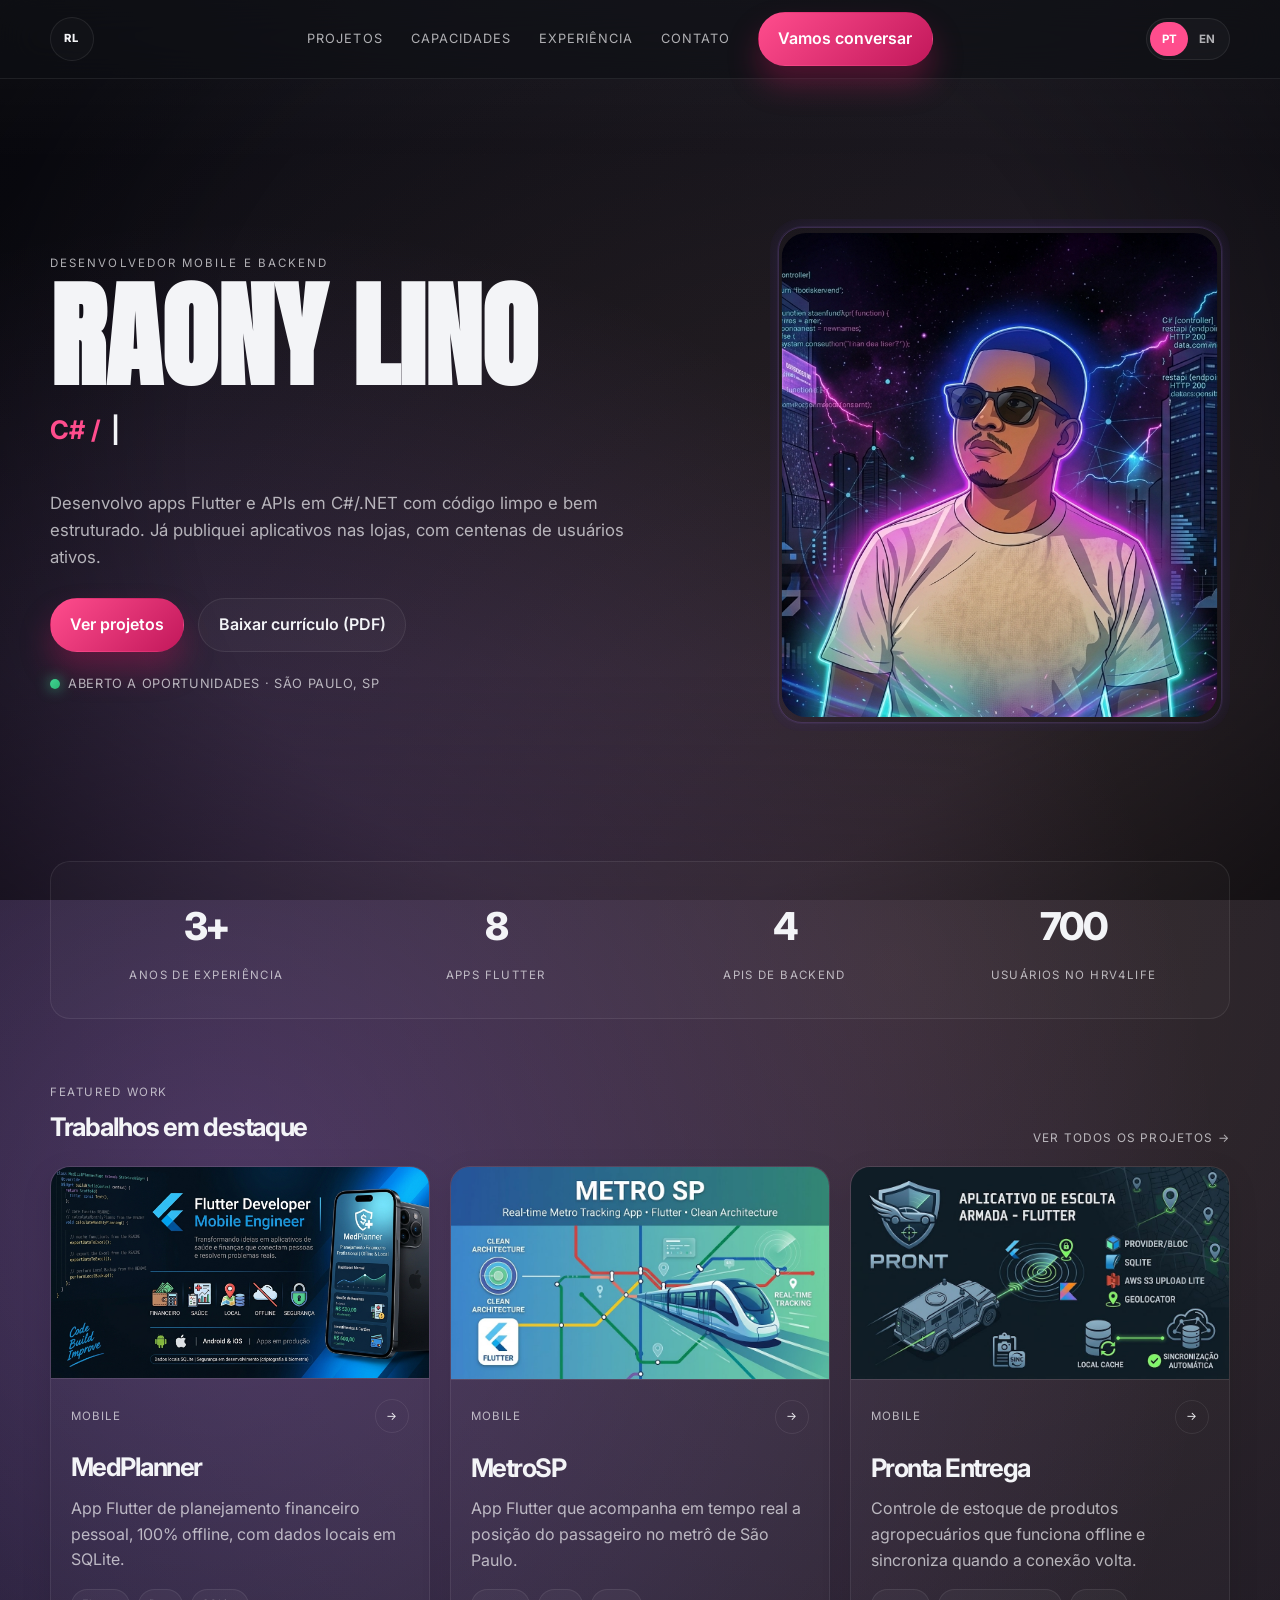
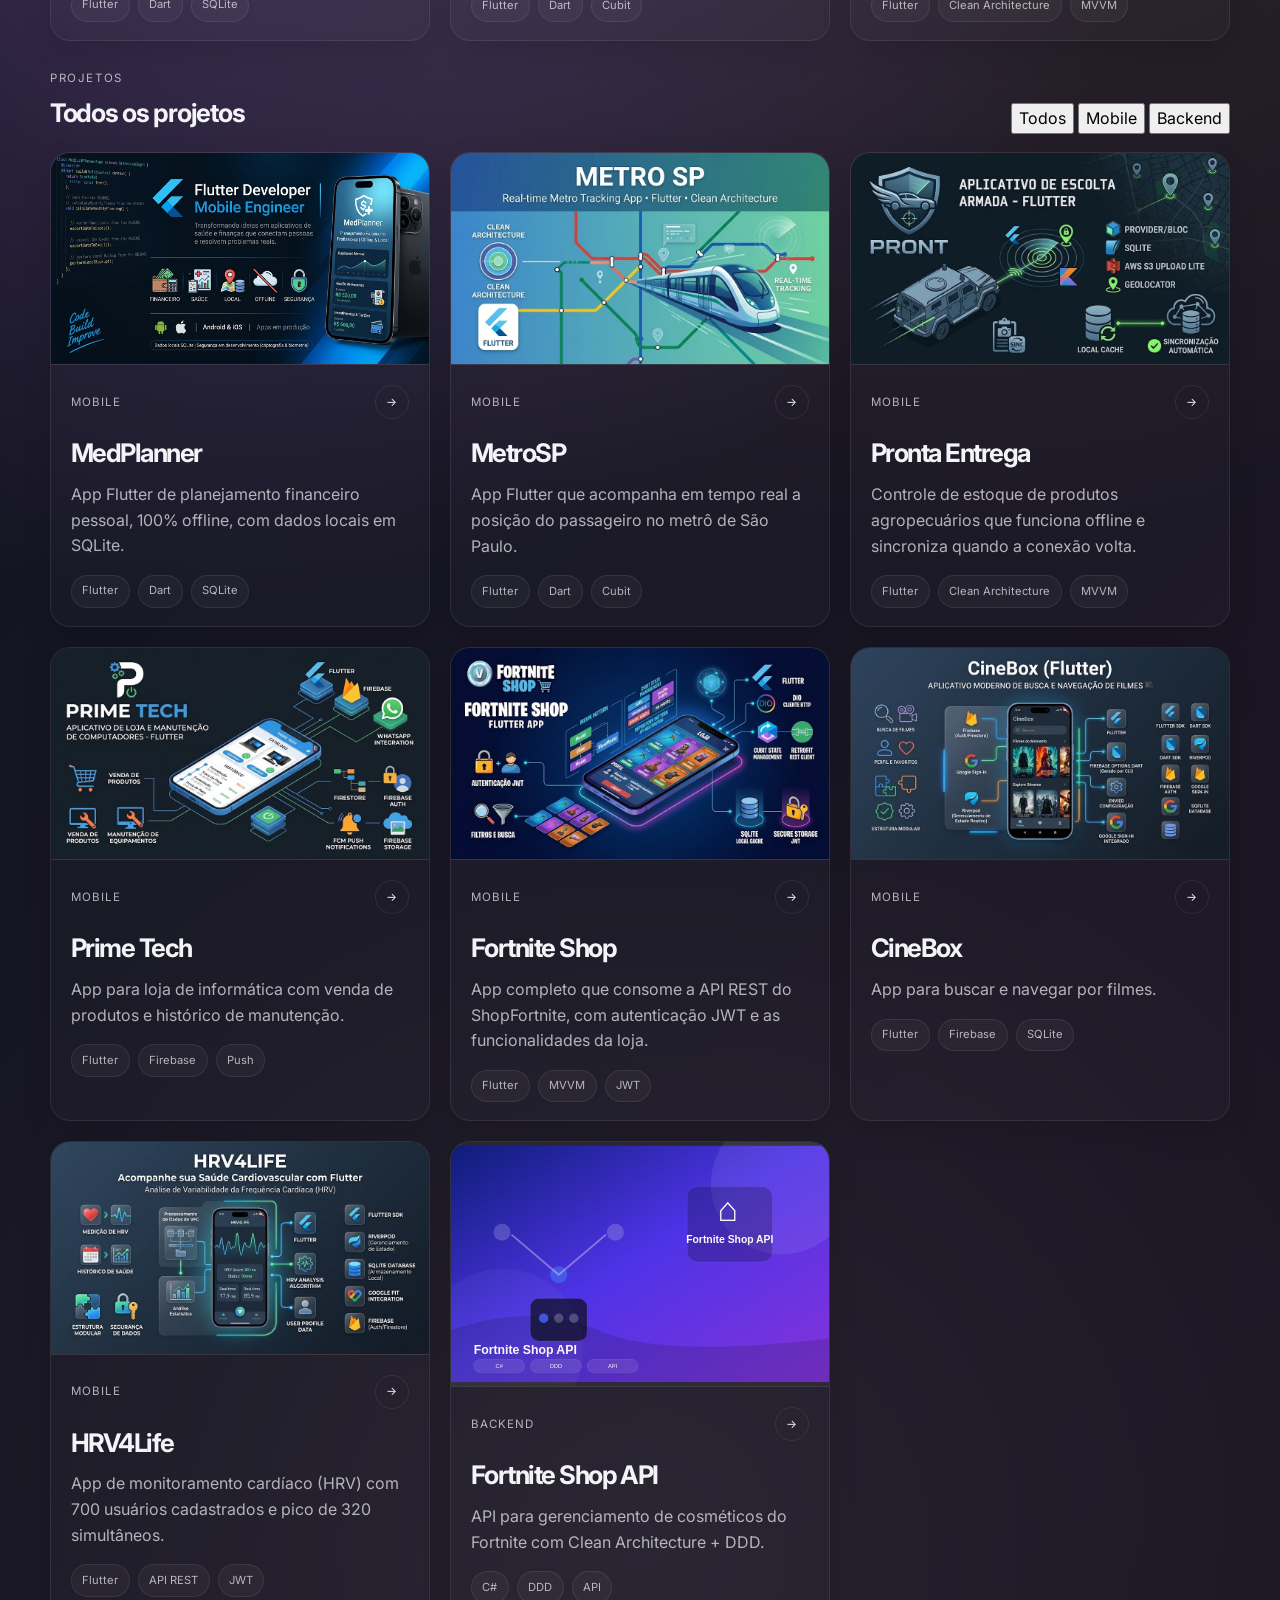
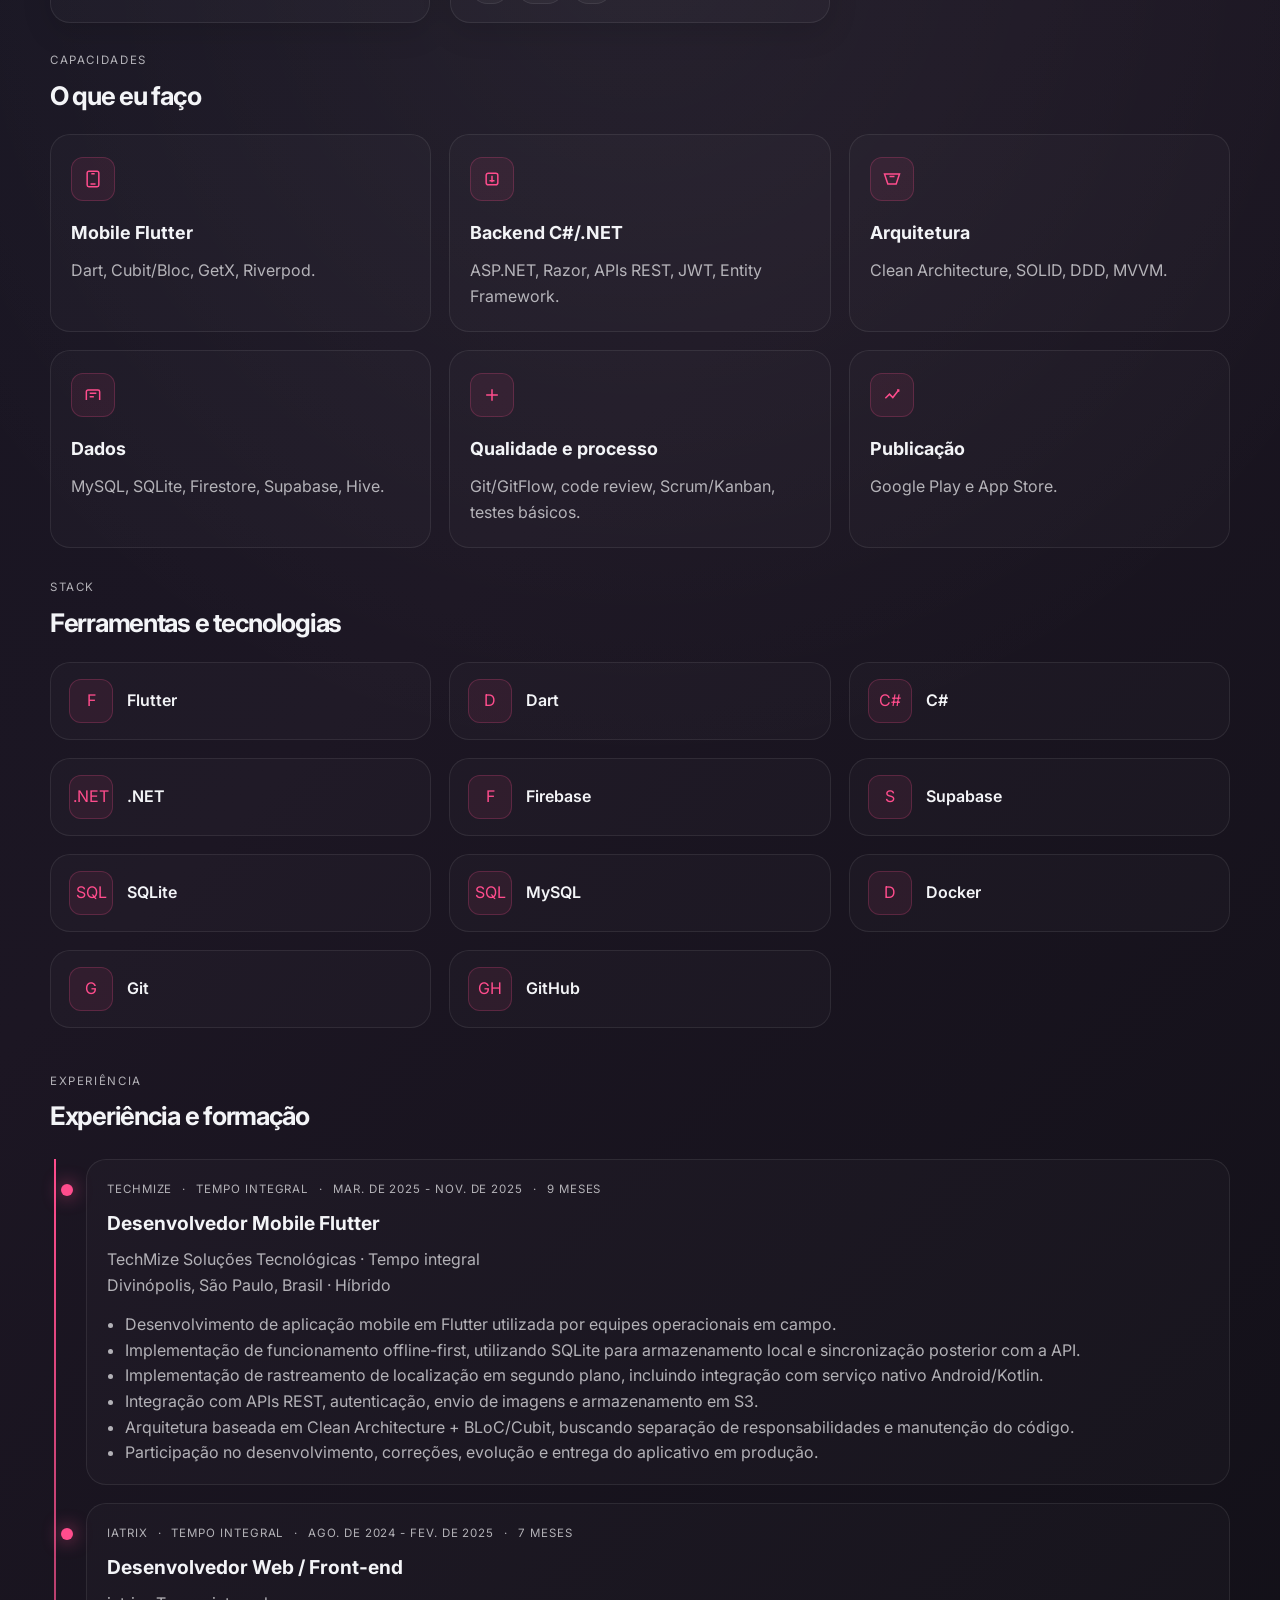
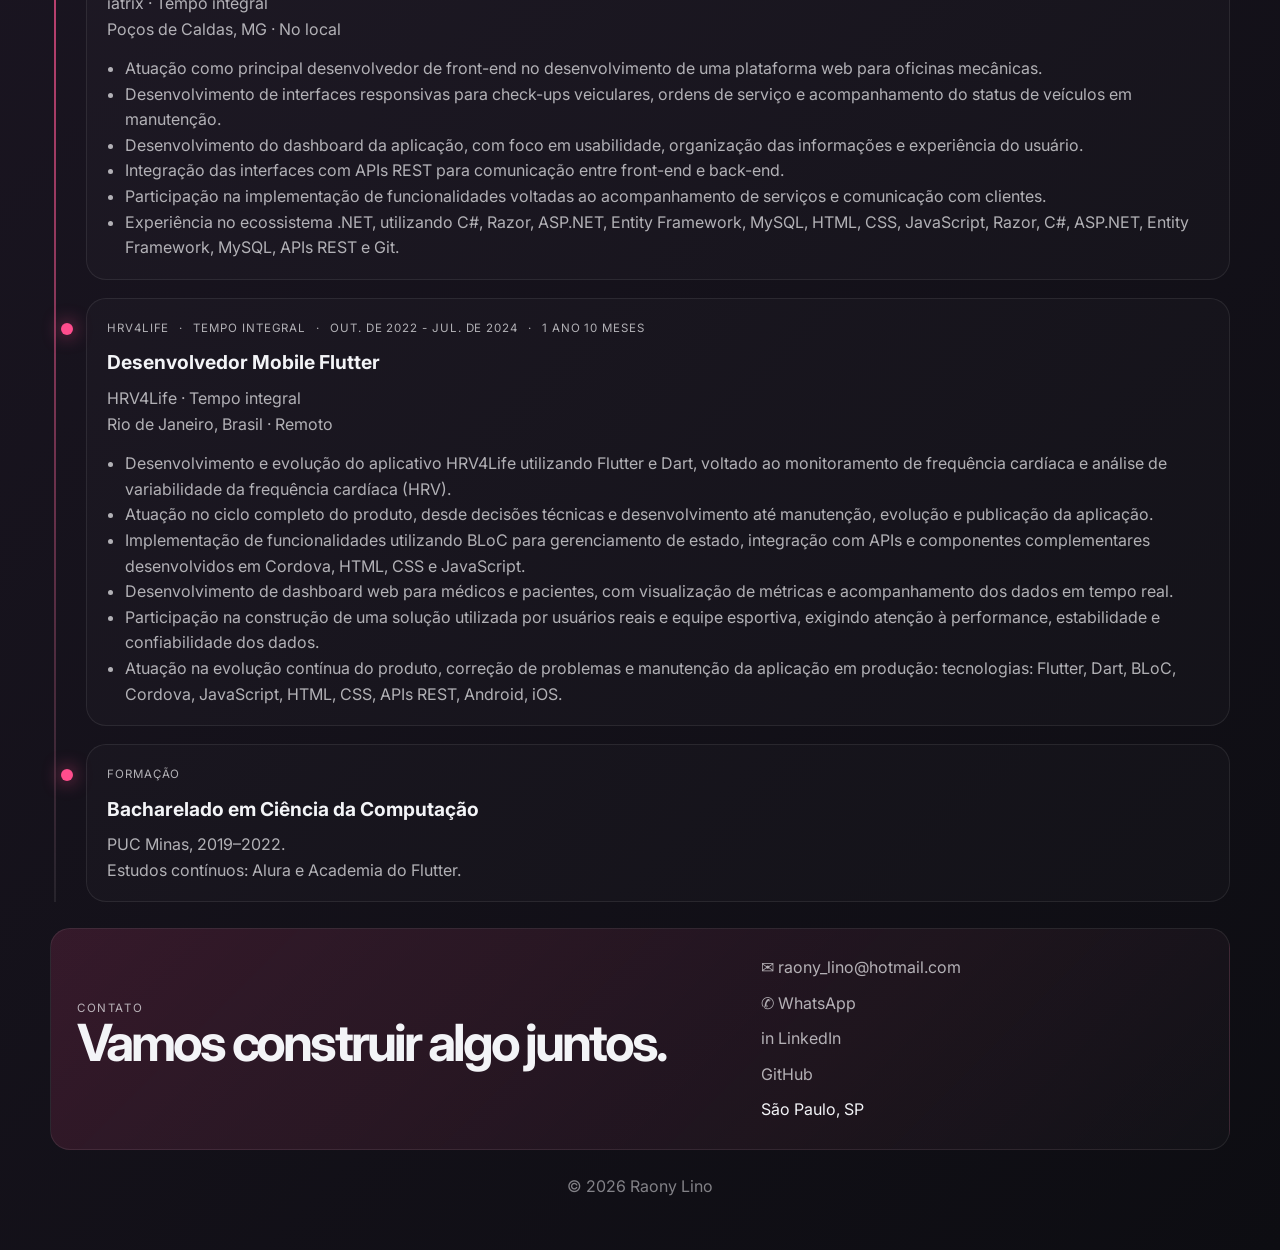
<file: index.html>
<!DOCTYPE html>
<html lang="pt-BR">

<head>
  <meta charset="UTF-8" />
  <meta name="viewport" content="width=device-width, initial-scale=1.0" />
  <meta name="description" content="Portfólio de Raony Lino, desenvolvedor Mobile (Flutter) e C#/.NET em São Paulo." />
  <meta property="og:title" content="Raony Lino | Desenvolvedor Mobile Flutter e C#/.NET" />
  <meta property="og:description"
    content="Portfólio de Raony Lino, desenvolvedor Mobile (Flutter) e C#/.NET em São Paulo." />
  <meta property="og:image" content="assets/img/og.png" />
  <meta name="theme-color" content="#0d0f14" />
  <title>Raony Lino | Desenvolvedor Mobile Flutter e C#/.NET</title>
  <link rel="preconnect" href="https://fonts.googleapis.com" />
  <link rel="preconnect" href="https://fonts.gstatic.com" crossorigin />
  <link href="https://fonts.googleapis.com/css2?family=Anton&family=Inter:wght@400;500;600;700;800;900&display=swap"
    rel="stylesheet" />
  <link rel="stylesheet" href="assets/css/style.css?v=20261017-1" />
</head>

<body>
  <a class="skip-link" href="#conteudo" data-i18n="skip">Pular para o conteúdo</a>

  <header class="site-header">
    <nav class="nav container" aria-label="Navegação principal" data-i18n-aria-label="navLabel">
      <a class="brand" href="#top" aria-label="Início" data-i18n-aria-label="home">RL</a>
      <button class="nav-toggle" type="button" aria-expanded="false" aria-controls="nav-menu"
        data-i18n="menu">Menu</button>
      <div class="nav-menu" id="nav-menu">
        <a class="nav-link" href="#projetos" data-i18n="navProjects">Projetos</a>
        <a class="nav-link" href="#capacidades" data-i18n="navCapabilities">Capacidades</a>
        <a class="nav-link" href="#experiencia" data-i18n="navExperience">Experiência</a>
        <a class="nav-link" href="#contato" data-i18n="navContact">Contato</a>
        <a class="button button-primary nav-button" href="mailto:raony_lino@hotmail.com" data-i18n="talk">Vamos
          conversar</a>
      </div>
      <div class="language-switch" role="group" aria-label="Idioma da página" data-i18n-aria-label="languageGroup">
        <button class="language-button is-active" type="button" data-language="pt" aria-pressed="true">PT</button>
        <button class="language-button" type="button" data-language="en" aria-pressed="false">EN</button>
      </div>
    </nav>
  </header>

  <main id="conteudo">
    <section class="hero" id="top">
      <div class="container hero-inner">
        <div class="hero-copy">
          <p class="eyebrow" data-i18n="heroEyebrow">Desenvolvedor Mobile e Backend</p>
          <h1>RAONY LINO</h1>
          <p class="typewriter" data-typewriter aria-live="polite"></p>
          <p class="hero-text" data-i18n="heroText">Desenvolvo apps Flutter e APIs em C#/.NET com código limpo e bem
            estruturado. Já
            publiquei aplicativos nas lojas, com centenas de usuários ativos.</p>
          <div class="hero-actions">
            <a class="button button-primary" href="#projetos" data-i18n="viewProjects">Ver projetos</a>
            <a id="curriculo-btn" class="button button-secondary" href="assets/doc/Curriculo_Raony.pdf" target="_blank"
              rel="noopener" data-i18n="resume">Baixar currículo (PDF)</a>
          </div>
          <div class="hero-status" data-i18n="status">Aberto a oportunidades · São Paulo, SP</div>
        </div>

        <div class="hero-visual">
          <div class="portrait-shell" aria-label="Avatar de Raony Lino" data-i18n-aria-label="portrait">
            <img class="portrait-image" src="assets/img/raonyLino.jpg" alt="Raony Lino" data-i18n-alt="portrait" />
          </div>
        </div>
      </div>
    </section>

    <section class="stats">
      <div class="container stats-grid">
        <div class="stat-item">
          <strong>3+</strong>
          <span data-i18n="yearsExperience">anos de experiência</span>
        </div>
        <div class="stat-item">
          <strong>8</strong>
          <span data-i18n="flutterApps">apps Flutter</span>
        </div>
        <div class="stat-item">
          <strong>4</strong>
          <span data-i18n="backendApis">APIs de backend</span>
        </div>
        <div class="stat-item">
          <strong>700</strong>
          <span data-i18n="hrvUsers">usuários no HRV4Life</span>
        </div>
      </div>
    </section>

    <section id="projetos" class="section">
      <div class="container">
        <div class="section-header">
          <div>
            <p class="section-kicker" data-i18n="featuredKicker">Featured work</p>
            <h2 data-i18n="featuredTitle">Trabalhos em destaque</h2>
          </div>
          <a class="section-link" href="#todos-projetos" data-i18n="allProjectsLink">Ver todos os projetos →</a>
        </div>

        <div id="featured-projects" class="featured-grid"></div>

        <div id="todos-projetos" class="section-header">
          <div>
            <p class="section-kicker" data-i18n="projectsKicker">Projetos</p>
            <h2 data-i18n="allProjects">Todos os projetos</h2>
          </div>
          <div class="filters" role="tablist" aria-label="Filtrar projetos" data-i18n-aria-label="filterLabel">
            <button class="filter-button is-active" data-filter="all" type="button" data-i18n="filterAll">Todos</button>
            <button class="filter-button" data-filter="mobile" type="button" data-i18n="mobile">Mobile</button>
            <button class="filter-button" data-filter="backend" type="button" data-i18n="backend">Backend</button>
          </div>
        </div>

        <div id="project-grid" class="project-grid"></div>
      </div>
    </section>

    <section id="capacidades" class="section">
      <div class="container">
        <div class="section-header">
          <div>
            <p class="section-kicker" data-i18n="capabilitiesKicker">Capacidades</p>
            <h2 data-i18n="capabilitiesTitle">O que eu faço</h2>
          </div>
        </div>

        <div class="capabilities-grid">
          <article class="capability-card">
            <div class="capability-card__icon" aria-hidden="true">
              <svg viewBox="0 0 24 24" width="20" height="20" fill="none" stroke="currentColor" stroke-width="1.8">
                <path
                  d="M7 2.75a2 2 0 0 0-2 2v14.5a2 2 0 0 0 2 2h10a2 2 0 0 0 2-2V4.75a2 2 0 0 0-2-2H7Zm3 3h4M9 18h6" />
              </svg>
            </div>
            <h3>Mobile Flutter</h3>
            <p>Dart, Cubit/Bloc, GetX, Riverpod.</p>
          </article>

          <article class="capability-card">
            <div class="capability-card__icon" aria-hidden="true">
              <svg viewBox="0 0 24 24" width="20" height="20" fill="none" stroke="currentColor" stroke-width="1.8">
                <path
                  d="M5 7.5A2.5 2.5 0 0 1 7.5 5h9A2.5 2.5 0 0 1 19 7.5v9A2.5 2.5 0 0 1 16.5 19h-9A2.5 2.5 0 0 1 5 16.5v-9Zm4 6.5h6M12 8v8" />
              </svg>
            </div>
            <h3>Backend C#/.NET</h3>
            <p>ASP.NET, Razor, APIs REST, JWT, Entity Framework.</p>
          </article>

          <article class="capability-card">
            <div class="capability-card__icon" aria-hidden="true">
              <svg viewBox="0 0 24 24" width="20" height="20" fill="none" stroke="currentColor" stroke-width="1.8">
                <path d="M7 18 3 6h18l-4 12H7Zm0 0h10M9 9h6" />
              </svg>
            </div>
            <h3 data-i18n="architecture">Arquitetura</h3>
            <p>Clean Architecture, SOLID, DDD, MVVM.</p>
          </article>

          <article class="capability-card">
            <div class="capability-card__icon" aria-hidden="true">
              <svg viewBox="0 0 24 24" width="20" height="20" fill="none" stroke="currentColor" stroke-width="1.8">
                <path d="M4 18V8a2 2 0 0 1 2-2h12a2 2 0 0 1 2 2v10M8 10h8M8 14h5" />
              </svg>
            </div>
            <h3 data-i18n="data">Dados</h3>
            <p>MySQL, SQLite, Firestore, Supabase, Hive.</p>
          </article>

          <article class="capability-card">
            <div class="capability-card__icon" aria-hidden="true">
              <svg viewBox="0 0 24 24" width="20" height="20" fill="none" stroke="currentColor" stroke-width="1.8">
                <path d="M5 12h14M12 5v14" />
              </svg>
            </div>
            <h3 data-i18n="quality">Qualidade e processo</h3>
            <p data-i18n="qualityDescription">Git/GitFlow, code review, Scrum/Kanban, testes básicos.</p>
          </article>

          <article class="capability-card">
            <div class="capability-card__icon" aria-hidden="true">
              <svg viewBox="0 0 24 24" width="20" height="20" fill="none" stroke="currentColor" stroke-width="1.8">
                <path d="M4 16l5-5 4 4 7-9" />
                <path d="M18 6h2v2" />
              </svg>
            </div>
            <h3 data-i18n="publishing">Publicação</h3>
            <p>Google Play e App Store.</p>
          </article>
        </div>
      </div>
    </section>

    <section class="section tools-section" id="ferramentas">
      <div class="container">
        <div class="section-header">
          <div>
            <p class="section-kicker" data-i18n="stackKicker">Stack</p>
            <h2 data-i18n="toolsTitle">Ferramentas e tecnologias</h2>
          </div>
        </div>

        <div class="tools-grid">
          <div class="tool-card">
            <div class="tool-card__icon" aria-hidden="true">F</div>
            <span class="tool-card__label">Flutter</span>
          </div>
          <div class="tool-card">
            <div class="tool-card__icon" aria-hidden="true">D</div>
            <span class="tool-card__label">Dart</span>
          </div>
          <div class="tool-card">
            <div class="tool-card__icon" aria-hidden="true">C#</div>
            <span class="tool-card__label">C#</span>
          </div>
          <div class="tool-card">
            <div class="tool-card__icon" aria-hidden="true">.NET</div>
            <span class="tool-card__label">.NET</span>
          </div>
          <div class="tool-card">
            <div class="tool-card__icon" aria-hidden="true">F</div>
            <span class="tool-card__label">Firebase</span>
          </div>
          <div class="tool-card">
            <div class="tool-card__icon" aria-hidden="true">S</div>
            <span class="tool-card__label">Supabase</span>
          </div>
          <div class="tool-card">
            <div class="tool-card__icon" aria-hidden="true">SQL</div>
            <span class="tool-card__label">SQLite</span>
          </div>
          <div class="tool-card">
            <div class="tool-card__icon" aria-hidden="true">SQL</div>
            <span class="tool-card__label">MySQL</span>
          </div>
          <div class="tool-card">
            <div class="tool-card__icon" aria-hidden="true">D</div>
            <span class="tool-card__label">Docker</span>
          </div>
          <div class="tool-card">
            <div class="tool-card__icon" aria-hidden="true">G</div>
            <span class="tool-card__label">Git</span>
          </div>
          <div class="tool-card">
            <div class="tool-card__icon" aria-hidden="true">GH</div>
            <span class="tool-card__label">GitHub</span>
          </div>
        </div>
      </div>
    </section>

    <section id="experiencia" class="section experience">
      <div class="container">
        <div class="section-header">
          <div>
            <p class="section-kicker" data-i18n="experienceKicker">Experiência</p>
            <h2 data-i18n="experienceTitle">Experiência e formação</h2>
          </div>
        </div>

        <div class="timeline">
          <article class="timeline-item" data-i18n-html="techmize">
            <div class="timeline-item__meta"><span>TechMize</span> · <span>Tempo integral</span> ·
              <span>mar. de 2025 - nov. de 2025</span> · <span>9 meses</span>
            </div>
            <h3>Desenvolvedor Mobile Flutter</h3>
            <p>TechMize Soluções Tecnológicas · Tempo integral</p>
            <p>Divinópolis, São Paulo, Brasil · Híbrido</p>
            <ul>
              <li>Desenvolvimento de aplicação mobile em Flutter utilizada por equipes operacionais em campo.</li>
              <li>Implementação de funcionamento offline-first, utilizando SQLite para armazenamento local e
                sincronização posterior com a API.</li>
              <li>Implementação de rastreamento de localização em segundo plano, incluindo integração com serviço nativo
                Android/Kotlin.</li>
              <li>Integração com APIs REST, autenticação, envio de imagens e armazenamento em S3.</li>
              <li>Arquitetura baseada em Clean Architecture + BLoC/Cubit, buscando separação de responsabilidades e
                manutenção do código.</li>
              <li>Participação no desenvolvimento, correções, evolução e entrega do aplicativo em produção.</li>
            </ul>
          </article>

          <article class="timeline-item" data-i18n-html="iatrix">
            <div class="timeline-item__meta"><span>iatrix</span> · <span>Tempo integral</span> ·
              <span>ago. de 2024 - fev. de 2025</span> · <span>7 meses</span>
            </div>
            <h3>Desenvolvedor Web / Front-end</h3>
            <p>iatrix · Tempo integral</p>
            <p>Poços de Caldas, MG · No local</p>
            <ul>
              <li>Atuação como principal desenvolvedor de front-end no desenvolvimento de uma plataforma web para
                oficinas mecânicas.</li>
              <li>Desenvolvimento de interfaces responsivas para check-ups veiculares, ordens de serviço e
                acompanhamento do status de veículos em manutenção.</li>
              <li>Desenvolvimento do dashboard da aplicação, com foco em usabilidade, organização das informações e
                experiência do usuário.</li>
              <li>Integração das interfaces com APIs REST para comunicação entre front-end e back-end.</li>
              <li>Participação na implementação de funcionalidades voltadas ao acompanhamento de serviços e comunicação
                com clientes.</li>
              <li>Experiência no ecossistema .NET, utilizando C#, Razor, ASP.NET, Entity Framework, MySQL, HTML, CSS,
                JavaScript, Razor, C#, ASP.NET, Entity Framework, MySQL, APIs REST e Git.</li>
            </ul>
          </article>

          <article class="timeline-item" data-i18n-html="hrv4life">
            <div class="timeline-item__meta"><span>HRV4Life</span> · <span>Tempo integral</span> ·
              <span>out. de 2022 - jul. de 2024</span> · <span>1 ano 10 meses</span>
            </div>
            <h3>Desenvolvedor Mobile Flutter</h3>
            <p>HRV4Life · Tempo integral</p>
            <p>Rio de Janeiro, Brasil · Remoto</p>
            <ul>
              <li>Desenvolvimento e evolução do aplicativo HRV4Life utilizando Flutter e Dart, voltado ao monitoramento
                de frequência cardíaca e análise de variabilidade da frequência cardíaca (HRV).</li>
              <li>Atuação no ciclo completo do produto, desde decisões técnicas e desenvolvimento até manutenção,
                evolução e publicação da aplicação.</li>
              <li>Implementação de funcionalidades utilizando BLoC para gerenciamento de estado, integração com APIs e
                componentes complementares desenvolvidos em Cordova, HTML, CSS e JavaScript.</li>
              <li>Desenvolvimento de dashboard web para médicos e pacientes, com visualização de métricas e
                acompanhamento dos dados em tempo real.</li>
              <li>Participação na construção de uma solução utilizada por usuários reais e equipe esportiva, exigindo
                atenção à performance, estabilidade e confiabilidade dos dados.</li>
              <li>Atuação na evolução contínua do produto, correção de problemas e manutenção da aplicação em produção:
                tecnologias: Flutter, Dart, BLoC, Cordova, JavaScript, HTML, CSS, APIs REST, Android, iOS.</li>
            </ul>
          </article>

          <article class="timeline-item" data-i18n-html="education">
            <div class="timeline-item__meta"><span>Formação</span></div>
            <h3 data-i18n="degree">Bacharelado em Ciência da Computação</h3>
            <p>PUC Minas, 2019–2022.</p>
            <p data-i18n="ongoingStudy">Estudos contínuos: Alura e Academia do Flutter.</p>
          </article>
        </div>
      </div>
    </section>
    <br>
    <section id="contato" class="section">
      <div class="container">
        <div class="contact-card">
          <div>
            <p class="section-kicker" data-i18n="contactKicker">Contato</p>
            <h2 data-i18n="contactTitle">Vamos construir algo juntos.</h2>
          </div>
          <ul class="contact-list">
            <li><a href="mailto:raony_lino@hotmail.com">✉ raony_lino@hotmail.com</a></li>
            <li><a href="https://wa.me/5535998626801" target="_blank" rel="noopener">✆ WhatsApp</a></li>
            <li><a href="https://www.linkedin.com/in/raony-lino-7011a1237/" target="_blank" rel="noopener">in
                LinkedIn</a></li>
            <li><a href="https://github.com/raonylino" target="_blank" rel="noopener">GitHub</a></li>
            <li><span>São Paulo, SP</span></li>
          </ul>
        </div>
      </div>
    </section>
  </main>

  <footer class="site-footer">
    <div class="container" data-i18n="footer">© 2026 Raony Lino</div>
  </footer>

  <script src="assets/js/projects.js?v=20261017-1"></script>
  <script src="assets/js/cover.js?v=20261014-2"></script>
  <script src="assets/js/i18n.js?v=20261017-1"></script>
  <script src="assets/js/main.js?v=20261017-1"></script>
</body>

</html>
</file>
<file: assets/css/style.css>
:root {
  --bg: #0d0f14;
  --bg-soft: #121821;
  --panel: rgba(22, 26, 34, 0.9);
  --panel-strong: #161a22;
  --panel-alt: #1b212c;
  --line: rgba(255, 255, 255, 0.08);
  --text: #f3f4f7;
  --text-soft: rgba(243, 244, 247, 0.7);
  --muted: rgba(243, 244, 247, 0.5);
  --pink: #ff4d8d;
  --pink-strong: #c2185b;
  --pink-soft: rgba(255, 77, 141, 0.18);
  --shadow: 0 24px 60px rgba(0, 0, 0, 0.45);
  --radius-lg: 20px;
  --radius-md: 16px;
  --content-width: min(1180px, calc(100% - 32px));
}

* {
  box-sizing: border-box;
}

html {
  scroll-behavior: smooth;
}

body {
  position: relative;
  margin: 0;
  font-family: "Inter", "Segoe UI", sans-serif;
  background:
    radial-gradient(circle at 18% 20%, rgba(185, 126, 255, 0.30), transparent 20%),
    radial-gradient(circle at 70% 16%, rgba(255, 180, 120, 0.14), transparent 23%),
    radial-gradient(circle at 50% 52%, rgba(255, 255, 255, 0.05), transparent 26%),
    linear-gradient(135deg, #0b0b12 0%, #151522 30%, #1c1623 58%, #0d0d12 100%);
  color: var(--text);
  line-height: 1.6;
}

body::before {
  content: "";
  position: fixed;
  inset: 0;
  pointer-events: none;
  background:
    linear-gradient(180deg, rgba(255, 255, 255, 0.04), transparent 18%, transparent 75%, rgba(0, 0, 0, 0.22)),
    radial-gradient(circle at center, transparent 58%, rgba(0, 0, 0, 0.4) 100%);
  z-index: 0;
}

body::after {
  content: "";
  position: fixed;
  inset: 0;
  pointer-events: none;
  opacity: 0.18;
  background-image:
    linear-gradient(rgba(255, 255, 255, 0.04) 1px, transparent 1px),
    linear-gradient(90deg, rgba(255, 255, 255, 0.03) 1px, transparent 1px);
  background-size: 22px 22px;
  mask-image: radial-gradient(circle at center, black 40%, transparent 100%);
  z-index: 0;
}

main {
  position: relative;
  z-index: 1;
}

img {
  max-width: 100%;
  display: block;
}

a {
  color: inherit;
  text-decoration: none;
}

button,
input,
textarea,
select {
  font: inherit;
}

button {
  cursor: pointer;
}

:focus-visible {
  outline: 2px solid var(--pink);
  outline-offset: 3px;
}

.skip-link {
  position: absolute;
  left: -9999px;
  top: 0;
  z-index: 999;
  background: var(--pink);
  color: #fff;
  padding: 10px 14px;
  border-radius: 0 0 8px 8px;
}

.skip-link:focus {
  left: 20px;
}

.container {
  width: var(--content-width);
  margin: 0 auto;
}

.site-header {
  position: sticky;
  top: 0;
  z-index: 50;
  backdrop-filter: blur(18px);
  background: rgba(13, 15, 20, 0.62);
  border-bottom: 1px solid var(--line);
}

.nav {
  display: flex;
  align-items: center;
  justify-content: space-between;
  min-height: 78px;
  gap: 20px;
}

.brand {
  display: inline-flex;
  align-items: center;
  justify-content: center;
  width: 44px;
  height: 44px;
  border-radius: 50%;
  border: 1px solid var(--line);
  background: rgba(255, 255, 255, 0.02);
  font-weight: 800;
  letter-spacing: 0.12em;
  font-size: 0.7rem;
}

.nav-menu {
  display: flex;
  align-items: center;
  gap: 28px;
}

.nav-link {
  color: var(--text-soft);
  font-size: 0.8rem;
  letter-spacing: 0.08em;
  text-transform: uppercase;
  transition: color 0.2s ease;
}

.nav-link:hover,
.nav-link:focus-visible {
  color: var(--text);
}

.nav-toggle {
  display: none;
  padding: 10px 12px;
  border: 1px solid var(--line);
  border-radius: 999px;
  background: rgba(255, 255, 255, 0.02);
  color: var(--text);
}

.language-switch {
  display: inline-flex;
  align-items: center;
  padding: 3px;
  border: 1px solid var(--line);
  border-radius: 999px;
  background: rgba(255, 255, 255, 0.03);
}

.language-button {
  min-width: 38px;
  min-height: 34px;
  padding: 0 9px;
  border: 0;
  border-radius: 999px;
  background: transparent;
  color: var(--text-soft);
  font-size: 0.72rem;
  font-weight: 700;
  cursor: pointer;
}

.language-button.is-active {
  background: var(--pink);
  color: #fff;
}

.language-button:focus-visible {
  outline: 2px solid var(--text);
  outline-offset: 2px;
}

.button {
  display: inline-flex;
  align-items: center;
  justify-content: center;
  gap: 8px;
  min-height: 44px;
  padding: 0.8rem 1.2rem;
  border-radius: 999px;
  border: 1px solid var(--line);
  background: rgba(255, 255, 255, 0.02);
  color: var(--text);
  font-weight: 600;
  transition: transform 0.2s ease, box-shadow 0.2s ease, border-color 0.2s ease, background 0.2s ease;
}

.button:hover,
.button:focus-visible {
  transform: translateY(-2px);
  border-color: rgba(255, 77, 141, 0.5);
  box-shadow: 0 18px 30px rgba(255, 77, 141, 0.18);
}

.button-primary {
  background: linear-gradient(135deg, var(--pink), var(--pink-strong));
  border-color: transparent;
  color: white;
  box-shadow: 0 18px 30px rgba(194, 24, 91, 0.35);
}

.button-secondary {
  background: rgba(255, 255, 255, 0.03);
}

.hero {
  padding: 56px 0 34px;
}

.hero-inner {
  display: grid;
  grid-template-columns: 1.2fr 0.8fr;
  align-items: center;
  gap: 28px;
  min-height: 680px;
}

.eyebrow {
  margin: 0 0 14px;
  color: var(--text-soft);
  font-size: 0.72rem;
  letter-spacing: 0.18em;
  text-transform: uppercase;
}

.hero h1 {
  margin: 0;
  font-family: "Anton", "Arial Black", sans-serif;
  font-size: clamp(4.1rem, 9vw, 10rem);
  line-height: 0.88;
  text-transform: uppercase;
}

.typewriter {
  display: inline-block;
  min-height: 1.3em;
  font-size: clamp(1.1rem, 2vw, 1.8rem);
  line-height: 1.3;
  color: var(--pink);
  font-weight: 700;
}

.typewriter::after {
  content: "|";
  display: inline-block;
  margin-left: 4px;
  color: var(--text);
  animation: blink 1s steps(1) infinite;
}

.hero-text {
  margin: 18px 0 0;
  max-width: 620px;
  color: var(--text-soft);
  font-size: 1.05rem;
}

.hero-actions {
  display: flex;
  flex-wrap: wrap;
  gap: 14px;
  margin-top: 28px;
}

.hero-status {
  display: inline-flex;
  align-items: center;
  gap: 8px;
  margin-top: 22px;
  color: var(--text-soft);
  font-size: 0.8rem;
  letter-spacing: 0.05em;
  text-transform: uppercase;
}

.hero-status::before {
  content: "";
  width: 10px;
  height: 10px;
  border-radius: 50%;
  background: linear-gradient(135deg, #41d392, #2bb673);
  box-shadow: 0 0 14px rgba(65, 211, 146, 0.85);
}

.hero-visual {
  display: flex;
  justify-content: center;
  align-items: center;
}

.portrait-shell {
  position: relative;
  width: min(460px, 100%);
  aspect-ratio: 0.9;
  display: flex;
  align-items: center;
  justify-content: center;
  border-radius: 30px;
  background: transparent;
  overflow: hidden;
  box-shadow: none;
}

.portrait-shell::before {
  content: "";
  position: absolute;
  inset: 6% 8% 8% 8%;
  border-radius: 26px;
  background:
    radial-gradient(circle at 50% 35%, rgba(185, 145, 255, 0.28), rgba(173, 128, 255, 0.12) 26%, rgba(0, 0, 0, 0) 65%);
  filter: blur(26px);
  z-index: 0;
}

.portrait-shell::after {
  content: "";
  position: absolute;
  inset: 8px;
  border-radius: 24px;
  border: 1px solid rgba(172, 124, 255, 0.22);
  box-shadow: 0 0 0 1px rgba(172, 124, 255, 0.08), 0 0 28px rgba(126, 89, 226, 0.2);
  z-index: 1;
  pointer-events: none;
}

.portrait-image {
  position: relative;
  z-index: 2;
  width: 92%;
  height: 92%;
  object-fit: cover;
  object-position: center center;
  border-radius: 24px;
  transform: scale(1.03);
  filter: drop-shadow(0 18px 28px rgba(0, 0, 0, 0.16));
}

.portrait-fallback {
  position: relative;
  z-index: 1;
  width: 76%;
  height: 76%;
  display: grid;
  place-items: center;
  border-radius: 32px;
  background: linear-gradient(135deg, rgba(255, 77, 141, 0.8), rgba(194, 24, 91, 0.8));
  color: white;
  font-family: "Anton", sans-serif;
  font-size: clamp(5rem, 8vw, 9rem);
  letter-spacing: 0.08em;
  box-shadow: inset 0 0 30px rgba(255, 255, 255, 0.14);
  opacity: 0;
  pointer-events: none;
}

.portrait-fallback span {
  transform: translateY(8px);
}

.stats {
  padding: 12px 0 36px;
}

.stats-grid {
  display: grid;
  grid-template-columns: repeat(4, minmax(0, 1fr));
  gap: 18px;
  padding: 18px 20px;
  border: 1px solid var(--line);
  border-radius: var(--radius-lg);
  background: rgba(255, 255, 255, 0.02);
}

.stat-item {
  display: flex;
  flex-direction: column;
  align-items: center;
  justify-content: center;
  min-height: 120px;
  text-align: center;
}

.stat-item strong {
  font-size: clamp(2rem, 3vw, 3rem);
  font-weight: 800;
  letter-spacing: -0.06em;
  color: var(--text);
}

.stat-item span {
  margin-top: 8px;
  color: var(--text-soft);
  font-size: 0.72rem;
  letter-spacing: 0.12em;
  text-transform: uppercase;
}

.section-header {
  display: flex;
  align-items: end;
  justify-content: space-between;
  gap: 18px;
  margin: 28px 0 18px;
}

.section-kicker {
  margin: 0;
  color: var(--text-soft);
  text-transform: uppercase;
  letter-spacing: 0.14em;
  font-size: 0.72rem;
}

.section-header h2 {
  margin: 6px 0 0;
  font-size: clamp(1.6rem, 2vw, 2.5rem);
  letter-spacing: -0.05em;
}

.section-link {
  color: var(--text-soft);
  text-transform: uppercase;
  letter-spacing: 0.1em;
  font-size: 0.74rem;
}

.featured-grid,
.project-grid {
  display: grid;
  grid-template-columns: repeat(3, minmax(0, 1fr));
  gap: 20px;
}

.project-card {
  display: flex;
  flex-direction: column;
  min-height: 100%;
  border: 1px solid var(--line);
  border-radius: var(--radius-lg);
  overflow: hidden;
  background: rgba(255, 255, 255, 0.02);
  box-shadow: 0 10px 30px rgba(0, 0, 0, 0.12);
  transition: transform 0.22s ease, box-shadow 0.22s ease, border-color 0.22s ease;
}

.project-card:hover,
.project-card:focus-visible {
  transform: translateY(-4px);
  border-color: rgba(255, 77, 141, 0.4);
  box-shadow: 0 20px 44px rgba(255, 77, 141, 0.1);
}

.project-card__media {
  position: relative;
  min-height: 200px;
  background: rgba(255, 255, 255, 0.03);
  border-bottom: 1px solid var(--line);
}

.project-card__media img,
.project-card__media svg {
  width: 100%;
  height: 100%;
  object-fit: cover;
}

.project-card__body {
  display: flex;
  flex: 1;
  flex-direction: column;
  padding: 20px 20px 18px;
}

.project-card__meta {
  display: flex;
  align-items: center;
  justify-content: space-between;
  margin-bottom: 14px;
  color: var(--text-soft);
  font-size: 0.72rem;
  letter-spacing: 0.08em;
  text-transform: uppercase;
}

.project-card__meta .arrow {
  display: inline-flex;
  align-items: center;
  justify-content: center;
  width: 34px;
  height: 34px;
  border-radius: 50%;
  border: 1px solid var(--line);
  color: var(--text);
}

.project-card h3 {
  margin: 0 0 8px;
  font-size: clamp(1.4rem, 2vw, 2rem);
  letter-spacing: -0.06em;
}

.project-card p {
  margin: 0 0 16px;
  color: var(--text-soft);
}

.tag-list {
  display: flex;
  flex-wrap: wrap;
  gap: 8px;
  list-style: none;
  padding: 0;
  margin: 0;
}

.tag-list li {
  padding: 0.4rem 0.65rem;
  border-radius: 999px;
  background: rgba(255, 255, 255, 0.04);
  border: 1px solid var(--line);
  font-size: 0.7rem;
  color: var(--text-soft);
}

.tools-grid,
.capabilities-grid {
  display: grid;
  grid-template-columns: repeat(3, minmax(0, 1fr));
  gap: 18px;
}

.capability-card,
.tool-card,
.timeline-item,
.contact-card {
  border: 1px solid var(--line);
  border-radius: var(--radius-lg);
  background: rgba(255, 255, 255, 0.02);
}

.capability-card {
  padding: 22px 20px;
}

.capability-card__icon,
.tool-card__icon {
  width: 44px;
  height: 44px;
  display: grid;
  place-items: center;
  border-radius: 12px;
  background: rgba(255, 77, 141, 0.08);
  border: 1px solid rgba(255, 77, 141, 0.22);
  color: var(--pink);
}

.capability-card h3,
.tool-card h3 {
  margin: 18px 0 10px;
  font-size: 1.12rem;
}

.capability-card p,
.tool-card p {
  margin: 0;
  color: var(--text-soft);
}

.tools-section {
  margin-top: 30px;
}

.tool-card {
  display: flex;
  align-items: center;
  gap: 14px;
  padding: 16px 18px;
}

.tool-card__label {
  font-weight: 600;
}

.experience {
  padding-top: 16px;
}

.timeline {
  position: relative;
  display: grid;
  gap: 18px;
  margin-top: 22px;
  padding-left: 18px;
}

.timeline::before {
  content: "";
  position: absolute;
  left: 4px;
  top: 0;
  bottom: 0;
  width: 2px;
  background: linear-gradient(180deg, var(--pink), rgba(255, 255, 255, 0.08));
}

.timeline-item {
  position: relative;
  padding: 20px 18px 18px 20px;
  margin-left: 18px;
}

.timeline-item::before {
  content: "";
  position: absolute;
  left: -26px;
  top: 24px;
  width: 12px;
  height: 12px;
  border-radius: 50%;
  background: var(--pink);
  box-shadow: 0 0 18px rgba(255, 77, 141, 0.8);
}

.timeline-item__meta {
  display: flex;
  flex-wrap: wrap;
  align-items: center;
  gap: 10px;
  margin-bottom: 10px;
  color: var(--text-soft);
  font-size: 0.72rem;
  letter-spacing: 0.08em;
  text-transform: uppercase;
}

.timeline-item h3 {
  margin: 0 0 8px;
  font-size: 1.2rem;
}

.timeline-item p {
  margin: 0;
  color: var(--text-soft);
}

.timeline-item ul {
  margin: 14px 0 0;
  padding-left: 18px;
  color: var(--text-soft);
}

.contact-card {
  display: grid;
  grid-template-columns: 1.2fr 0.8fr;
  gap: 20px;
  align-items: center;
  padding: 26px;
  background: linear-gradient(135deg, rgba(255, 77, 141, 0.14), rgba(255, 255, 255, 0.02));
}

.contact-card h2 {
  margin: 0 0 12px;
  font-size: clamp(2.1rem, 4vw, 4rem);
  letter-spacing: -0.06em;
  line-height: 0.95;
}

.contact-list {
  display: grid;
  gap: 10px;
  list-style: none;
  padding: 0;
  margin: 0;
}

.contact-list a {
  display: inline-flex;
  align-items: center;
  gap: 10px;
  color: var(--text-soft);
}

.contact-list a:hover,
.contact-list a:focus-visible {
  color: var(--text);
}

.site-footer {
  padding: 24px 0 50px;
  color: var(--muted);
  text-align: center;
}

@keyframes blink {
  50% {
    opacity: 0;
  }
}

@media (max-width: 980px) {

  .hero-inner,
  .contact-card,
  .featured-grid,
  .project-grid,
  .capabilities-grid,
  .tools-grid {
    grid-template-columns: 1fr 1fr;
  }

  .hero-inner {
    grid-template-columns: 1fr;
  }

  .nav-menu {
    position: absolute;
    top: calc(100% + 12px);
    right: 16px;
    left: 16px;
    display: none;
    flex-direction: column;
    padding: 18px;
    border: 1px solid var(--line);
    border-radius: 16px;
    background: rgba(13, 15, 20, 0.95);
  }

  .nav-menu.is-open {
    display: flex;
  }

  .nav-toggle {
    display: inline-flex;
  }

  .nav-button {
    width: 100%;
  }

}

@media (max-width: 700px) {

  .stats-grid,
  .featured-grid,
  .project-grid,
  .capabilities-grid,
  .tools-grid,
  .contact-card {
    grid-template-columns: 1fr;
  }

  .nav {
    min-height: 72px;
  }

  .hero {
    padding-top: 28px;
  }

  .hero h1 {
    font-size: 4.2rem;
  }

  .section-header {
    margin-top: 20px;
    align-items: start;
    flex-direction: column;
  }

  .button,
  .nav-button {
    width: 100%;
  }

  .detail-header {
    align-items: flex-start;
    flex-direction: column;
  }

  .detail-actions {
    width: 100%;
  }

  .detail-actions .button {
    width: auto;
  }

  .hero-actions {
    flex-direction: column;
    align-items: stretch;
  }

  .gallery-viewer {
    gap: 10px;
    padding: 64px 12px 28px;
  }

  .gallery-viewer__image {
    max-width: calc(100vw - 100px);
    max-height: calc(100vh - 130px);
  }

  .gallery-viewer__close,
  .gallery-viewer__nav {
    width: 40px;
    height: 40px;
  }

  .gallery-viewer__close {
    top: 12px;
    right: 12px;
  }
}

@media (prefers-reduced-motion: reduce) {
  html {
    scroll-behavior: auto;
  }

  *,
  *::before,
  *::after {
    animation-duration: 0.001ms !important;
    animation-iteration-count: 1 !important;
    transition-duration: 0.001ms !important;
  }

  .typewriter::after {
    display: none;
  }
}

.detail-page {
  padding: 42px 0 36px;
}

.back-link {
  display: inline-flex;
  align-items: center;
  gap: 10px;
  margin-bottom: 18px;
  color: var(--text-soft);
}

.project-detail {
  border: 1px solid var(--line);
  border-radius: 24px;
  background: rgba(255, 255, 255, 0.02);
  overflow: hidden;
}

.detail-header {
  display: flex;
  gap: 18px;
  justify-content: space-between;
  align-items: center;
  padding: 28px 28px 8px;
}

.project-detail__eyebrow {
  color: var(--pink);
  font-size: 0.72rem;
  letter-spacing: 0.12em;
  text-transform: uppercase;
  margin: 0 0 10px;
}

.project-detail h1 {
  margin: 0;
  font-size: clamp(2.4rem, 4vw, 4rem);
  letter-spacing: -0.06em;
}

.detail-actions {
  display: flex;
  flex-wrap: wrap;
  gap: 12px;
}

@media (max-width: 700px) {
  .detail-header {
    align-items: flex-start;
  }
}

.project-detail__cover {
  padding: 12px 28px 0;
}

.project-detail__cover>* {
  border-radius: 18px;
  overflow: hidden;
  border: 1px solid var(--line);
}

.project-detail__content {
  padding: 24px 28px 28px;
}

.project-detail__summary {
  color: var(--text-soft);
  font-size: 1.05rem;
  margin-bottom: 20px;
}

.detail-section {
  margin-top: 28px;
}

.project-gallery {
  display: grid;
  grid-template-columns: repeat(auto-fit, minmax(160px, 1fr));
  gap: 16px;
}

.project-gallery__item {
  display: block;
  width: 100%;
  padding: 0;
  margin: 0;
  overflow: hidden;
  border: 1px solid var(--line);
  border-radius: 14px;
  background: rgba(255, 255, 255, 0.02);
  transition: transform 180ms ease, border-color 180ms ease;
}

.project-gallery__item:hover {
  transform: translateY(-3px);
  border-color: var(--pink);
}

.project-gallery__item img {
  display: block;
  width: 100%;
  aspect-ratio: 9 / 16;
  object-fit: contain;
}

.gallery-viewer {
  position: fixed;
  z-index: 100;
  inset: 0;
  display: none;
  align-items: center;
  justify-content: center;
  gap: 24px;
  padding: 64px 72px;
  background: rgba(5, 6, 10, 0.94);
  backdrop-filter: blur(10px);
}

.gallery-viewer.is-open {
  display: flex;
}

.gallery-viewer__figure {
  display: flex;
  flex-direction: column;
  align-items: center;
  gap: 12px;
  max-width: 100%;
  max-height: 100%;
  margin: 0;
}

.gallery-viewer__image {
  width: auto;
  max-width: min(78vw, 1100px);
  max-height: calc(100vh - 120px);
  object-fit: contain;
  border-radius: 12px;
  box-shadow: var(--shadow);
}

.gallery-viewer__counter {
  color: var(--text-soft);
  font-size: 0.9rem;
}

.gallery-viewer__close,
.gallery-viewer__nav {
  display: grid;
  flex: 0 0 auto;
  place-items: center;
  width: 48px;
  height: 48px;
  padding: 0;
  border: 1px solid var(--line);
  border-radius: 50%;
  background: rgba(255, 255, 255, 0.08);
  color: var(--text);
  font-size: 1.5rem;
  line-height: 1;
}

.gallery-viewer__close:hover,
.gallery-viewer__nav:hover {
  background: var(--pink-strong);
}

.gallery-viewer__close {
  position: absolute;
  top: 20px;
  right: 20px;
  font-size: 2rem;
}

body.gallery-viewer-open {
  overflow: hidden;
}

.detail-section h2 {
  margin: 0 0 16px;
  font-size: 1.2rem;
  letter-spacing: 0.04em;
  text-transform: uppercase;
  color: var(--text);
}

.detail-section ul,
.detail-section ol {
  margin: 0;
  padding-left: 18px;
  color: var(--text-soft);
}

.detail-techs {
  display: flex;
  flex-wrap: wrap;
  gap: 10px;
  list-style: none;
  padding: 0;
}

.detail-techs li {
  padding: 0.45rem 0.75rem;
  border-radius: 999px;
  background: rgba(255, 255, 255, 0.04);
  border: 1px solid var(--line);
  color: var(--text-soft);
}

.project-detail__nav {
  display: flex;
  justify-content: space-between;
  gap: 10px;
  padding: 20px 28px 28px;
}

.project-detail__nav a {
  color: var(--text-soft);
}

.empty-state {
  padding: 60px 20px;
  text-align: center;
  color: var(--text-soft);
}

.hidden {
  display: none !important;
}
</file>
